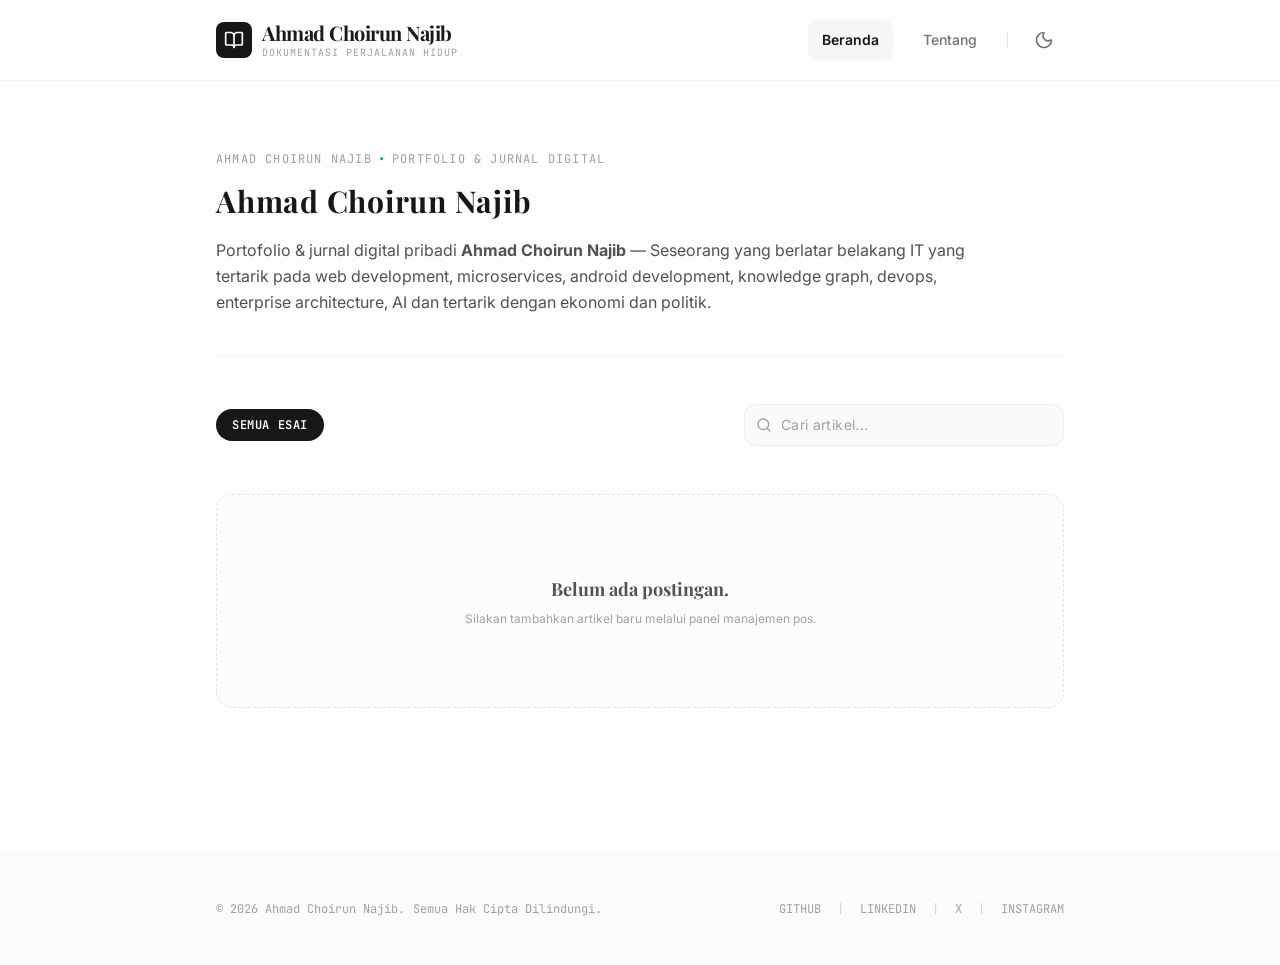
<file: index.html>
<!doctype html>
<html lang="id">
  <head>
    <meta charset="UTF-8" />
    <meta name="viewport" content="width=device-width, initial-scale=1.0" />
    <title>Ahmad Choirun Najib | Portfolio & Jurnal Digital</title>
    <link rel="icon" type="image/svg+xml" href="./assets/favicon-BN3eC6vV.png" />
    <!-- Prevent flash of light in dark mode -->
    <script>
      (function() {
        try {
          const savedTheme = localStorage.getItem('theme');
          const systemPrefersDark = window.matchMedia('(prefers-color-scheme: dark)').matches;
          if (savedTheme === 'dark' || (!savedTheme && systemPrefersDark)) {
            document.documentElement.classList.add('dark');
          } else {
            document.documentElement.classList.remove('dark');
          }
        } catch (e) {}
      })();
    </script>
    <script type="module" crossorigin src="./assets/main-Bp4FrNjk.js"></script>
    <link rel="stylesheet" crossorigin href="./assets/main-CAfl1RkV.css">
  </head>
  <body>
    <div id="root"></div>
  </body>
</html>
</file>
<file: assets/main-CAfl1RkV.css>
@import"https://fonts.googleapis.com/css2?family=Inter:wght@300;400;500;600;700&family=Playfair+Display:ital,wght@0,400;0,500;0,600;0,700;1,400&family=JetBrains+Mono:wght@400;500&display=swap";/*! tailwindcss v4.3.0 | MIT License | https://tailwindcss.com */@layer properties{@supports (((-webkit-hyphens:none)) and (not (margin-trim:inline))) or ((-moz-orient:inline) and (not (color:rgb(from red r g b)))){*,:before,:after,::backdrop{--tw-scale-x:1;--tw-scale-y:1;--tw-scale-z:1;--tw-rotate-x:initial;--tw-rotate-y:initial;--tw-rotate-z:initial;--tw-skew-x:initial;--tw-skew-y:initial;--tw-space-y-reverse:0;--tw-divide-y-reverse:0;--tw-border-style:solid;--tw-gradient-position:initial;--tw-gradient-from:#0000;--tw-gradient-via:#0000;--tw-gradient-to:#0000;--tw-gradient-stops:initial;--tw-gradient-via-stops:initial;--tw-gradient-from-position:0%;--tw-gradient-via-position:50%;--tw-gradient-to-position:100%;--tw-leading:initial;--tw-font-weight:initial;--tw-tracking:initial;--tw-shadow:0 0 #0000;--tw-shadow-color:initial;--tw-shadow-alpha:100%;--tw-inset-shadow:0 0 #0000;--tw-inset-shadow-color:initial;--tw-inset-shadow-alpha:100%;--tw-ring-color:initial;--tw-ring-shadow:0 0 #0000;--tw-inset-ring-color:initial;--tw-inset-ring-shadow:0 0 #0000;--tw-ring-inset:initial;--tw-ring-offset-width:0px;--tw-ring-offset-color:#fff;--tw-ring-offset-shadow:0 0 #0000;--tw-blur:initial;--tw-brightness:initial;--tw-contrast:initial;--tw-grayscale:initial;--tw-hue-rotate:initial;--tw-invert:initial;--tw-opacity:initial;--tw-saturate:initial;--tw-sepia:initial;--tw-drop-shadow:initial;--tw-drop-shadow-color:initial;--tw-drop-shadow-alpha:100%;--tw-drop-shadow-size:initial;--tw-backdrop-blur:initial;--tw-backdrop-brightness:initial;--tw-backdrop-contrast:initial;--tw-backdrop-grayscale:initial;--tw-backdrop-hue-rotate:initial;--tw-backdrop-invert:initial;--tw-backdrop-opacity:initial;--tw-backdrop-saturate:initial;--tw-backdrop-sepia:initial;--tw-duration:initial;--tw-translate-x:0;--tw-translate-y:0;--tw-translate-z:0}}}@layer theme{:root,:host{--font-sans:"Inter", ui-sans-serif, system-ui, sans-serif;--font-serif:"Playfair Display", ui-serif, Georgia, serif;--font-mono:"JetBrains Mono", ui-monospace, SFMono-Regular, monospace;--color-red-50:oklch(97.1% .013 17.38);--color-red-100:oklch(93.6% .032 17.717);--color-red-200:oklch(88.5% .062 18.334);--color-red-300:oklch(80.8% .114 19.571);--color-red-400:oklch(70.4% .191 22.216);--color-red-500:oklch(63.7% .237 25.331);--color-red-600:oklch(57.7% .245 27.325);--color-red-700:oklch(50.5% .213 27.518);--color-red-900:oklch(39.6% .141 25.723);--color-red-950:oklch(25.8% .092 26.042);--color-amber-50:oklch(98.7% .022 95.277);--color-amber-200:oklch(92.4% .12 95.746);--color-amber-400:oklch(82.8% .189 84.429);--color-amber-500:oklch(76.9% .188 70.08);--color-amber-600:oklch(66.6% .179 58.318);--color-amber-700:oklch(55.5% .163 48.998);--color-amber-900:oklch(41.4% .112 45.904);--color-amber-950:oklch(27.9% .077 45.635);--color-emerald-50:oklch(97.9% .021 166.113);--color-emerald-100:oklch(95% .052 163.051);--color-emerald-200:oklch(90.5% .093 164.15);--color-emerald-300:oklch(84.5% .143 164.978);--color-emerald-400:oklch(76.5% .177 163.223);--color-emerald-500:oklch(69.6% .17 162.48);--color-emerald-600:oklch(59.6% .145 163.225);--color-emerald-700:oklch(50.8% .118 165.612);--color-emerald-800:oklch(43.2% .095 166.913);--color-emerald-900:oklch(37.8% .077 168.94);--color-emerald-950:oklch(26.2% .051 172.552);--color-sky-400:oklch(74.6% .16 232.661);--color-blue-50:oklch(97% .014 254.604);--color-blue-400:oklch(70.7% .165 254.624);--color-blue-600:oklch(54.6% .245 262.881);--color-blue-950:oklch(28.2% .091 267.935);--color-indigo-50:oklch(96.2% .018 272.314);--color-indigo-400:oklch(67.3% .182 276.935);--color-indigo-500:oklch(58.5% .233 277.117);--color-indigo-600:oklch(51.1% .262 276.966);--color-indigo-950:oklch(25.7% .09 281.288);--color-neutral-50:oklch(98.5% 0 0);--color-neutral-100:oklch(97% 0 0);--color-neutral-200:oklch(92.2% 0 0);--color-neutral-300:oklch(87% 0 0);--color-neutral-400:oklch(70.8% 0 0);--color-neutral-500:oklch(55.6% 0 0);--color-neutral-600:oklch(43.9% 0 0);--color-neutral-700:oklch(37.1% 0 0);--color-neutral-800:oklch(26.9% 0 0);--color-neutral-900:oklch(20.5% 0 0);--color-neutral-950:oklch(14.5% 0 0);--color-black:#000;--color-white:#fff;--spacing:.25rem;--container-xs:20rem;--container-sm:24rem;--container-md:28rem;--container-3xl:48rem;--container-4xl:56rem;--text-xs:.75rem;--text-xs--line-height:calc(1 / .75);--text-sm:.875rem;--text-sm--line-height:calc(1.25 / .875);--text-base:1rem;--text-base--line-height: 1.5 ;--text-lg:1.125rem;--text-lg--line-height:calc(1.75 / 1.125);--text-xl:1.25rem;--text-xl--line-height:calc(1.75 / 1.25);--text-2xl:1.5rem;--text-2xl--line-height:calc(2 / 1.5);--text-3xl:1.875rem;--text-3xl--line-height: 1.2 ;--text-4xl:2.25rem;--text-4xl--line-height:calc(2.5 / 2.25);--text-5xl:3rem;--text-5xl--line-height:1;--font-weight-medium:500;--font-weight-semibold:600;--font-weight-bold:700;--font-weight-black:900;--tracking-tight:-.025em;--tracking-wide:.025em;--tracking-wider:.05em;--tracking-widest:.1em;--leading-tight:1.25;--leading-snug:1.375;--leading-relaxed:1.625;--leading-loose:2;--radius-md:.375rem;--radius-lg:.5rem;--radius-xl:.75rem;--radius-2xl:1rem;--animate-spin:spin 1s linear infinite;--animate-bounce:bounce 1s infinite;--blur-xs:4px;--blur-md:12px;--default-transition-duration:.15s;--default-transition-timing-function:cubic-bezier(.4, 0, .2, 1);--default-font-family:var(--font-sans);--default-mono-font-family:var(--font-mono)}}@layer base{*,:after,:before,::backdrop{box-sizing:border-box;border:0 solid;margin:0;padding:0}::file-selector-button{box-sizing:border-box;border:0 solid;margin:0;padding:0}html,:host{-webkit-text-size-adjust:100%;-moz-tab-size:4;tab-size:4;line-height:1.5;font-family:var(--default-font-family,ui-sans-serif, system-ui, sans-serif, "Apple Color Emoji", "Segoe UI Emoji", "Segoe UI Symbol", "Noto Color Emoji");font-feature-settings:var(--default-font-feature-settings,normal);font-variation-settings:var(--default-font-variation-settings,normal);-webkit-tap-highlight-color:transparent}hr{height:0;color:inherit;border-top-width:1px}abbr:where([title]){-webkit-text-decoration:underline dotted;text-decoration:underline dotted}h1,h2,h3,h4,h5,h6{font-size:inherit;font-weight:inherit}a{color:inherit;-webkit-text-decoration:inherit;text-decoration:inherit}b,strong{font-weight:bolder}code,kbd,samp,pre{font-family:var(--default-mono-font-family,ui-monospace, SFMono-Regular, Menlo, Monaco, Consolas, "Liberation Mono", "Courier New", monospace);font-feature-settings:var(--default-mono-font-feature-settings,normal);font-variation-settings:var(--default-mono-font-variation-settings,normal);font-size:1em}small{font-size:80%}sub,sup{vertical-align:baseline;font-size:75%;line-height:0;position:relative}sub{bottom:-.25em}sup{top:-.5em}table{text-indent:0;border-color:inherit;border-collapse:collapse}:-moz-focusring{outline:auto}progress{vertical-align:baseline}summary{display:list-item}ol,ul,menu{list-style:none}img,svg,video,canvas,audio,iframe,embed,object{vertical-align:middle;display:block}img,video{max-width:100%;height:auto}button,input,select,optgroup,textarea{font:inherit;font-feature-settings:inherit;font-variation-settings:inherit;letter-spacing:inherit;color:inherit;opacity:1;background-color:#0000;border-radius:0}::file-selector-button{font:inherit;font-feature-settings:inherit;font-variation-settings:inherit;letter-spacing:inherit;color:inherit;opacity:1;background-color:#0000;border-radius:0}:where(select:is([multiple],[size])) optgroup{font-weight:bolder}:where(select:is([multiple],[size])) optgroup option{padding-inline-start:20px}::file-selector-button{margin-inline-end:4px}::placeholder{opacity:1}@supports (not ((-webkit-appearance:-apple-pay-button))) or (contain-intrinsic-size:1px){::placeholder{color:currentColor}@supports (color:color-mix(in lab,red,red)){::placeholder{color:color-mix(in oklab,currentcolor 50%,transparent)}}}textarea{resize:vertical}::-webkit-search-decoration{-webkit-appearance:none}::-webkit-date-and-time-value{min-height:1lh;text-align:inherit}::-webkit-datetime-edit{display:inline-flex}::-webkit-datetime-edit-fields-wrapper{padding:0}::-webkit-datetime-edit{padding-block:0}::-webkit-datetime-edit-year-field{padding-block:0}::-webkit-datetime-edit-month-field{padding-block:0}::-webkit-datetime-edit-day-field{padding-block:0}::-webkit-datetime-edit-hour-field{padding-block:0}::-webkit-datetime-edit-minute-field{padding-block:0}::-webkit-datetime-edit-second-field{padding-block:0}::-webkit-datetime-edit-millisecond-field{padding-block:0}::-webkit-datetime-edit-meridiem-field{padding-block:0}::-webkit-calendar-picker-indicator{line-height:1}:-moz-ui-invalid{box-shadow:none}button,input:where([type=button],[type=reset],[type=submit]){-webkit-appearance:button;-moz-appearance:button;appearance:button}::file-selector-button{-webkit-appearance:button;-moz-appearance:button;appearance:button}::-webkit-inner-spin-button{height:auto}::-webkit-outer-spin-button{height:auto}[hidden]:where(:not([hidden=until-found])){display:none!important}}@layer components;@layer utilities{.pointer-events-none{pointer-events:none}.visible{visibility:visible}.absolute{position:absolute}.fixed{position:fixed}.relative{position:relative}.sticky{position:sticky}.-inset-1\.5{inset:calc(var(--spacing) * -1.5)}.inset-0{inset:calc(var(--spacing) * 0)}.inset-y-0{inset-block:calc(var(--spacing) * 0)}.top-0{top:calc(var(--spacing) * 0)}.top-1\.5{top:calc(var(--spacing) * 1.5)}.right-0{right:calc(var(--spacing) * 0)}.-left-\[27px\]{left:-27px}.left-0{left:calc(var(--spacing) * 0)}.-z-10{z-index:-10}.z-10{z-index:10}.z-20{z-index:20}.z-30{z-index:30}.z-40{z-index:40}.z-50{z-index:50}.container{width:100%}@media(min-width:40rem){.container{max-width:40rem}}@media(min-width:48rem){.container{max-width:48rem}}@media(min-width:64rem){.container{max-width:64rem}}@media(min-width:80rem){.container{max-width:80rem}}@media(min-width:96rem){.container{max-width:96rem}}.m-0{margin:calc(var(--spacing) * 0)}.mx-auto{margin-inline:auto}.my-3{margin-block:calc(var(--spacing) * 3)}.my-6{margin-block:calc(var(--spacing) * 6)}.mt-0\.5{margin-top:calc(var(--spacing) * .5)}.mt-1{margin-top:calc(var(--spacing) * 1)}.mt-2{margin-top:calc(var(--spacing) * 2)}.mt-3\.5{margin-top:calc(var(--spacing) * 3.5)}.mt-4{margin-top:calc(var(--spacing) * 4)}.mt-10{margin-top:calc(var(--spacing) * 10)}.mt-12{margin-top:calc(var(--spacing) * 12)}.mt-16{margin-top:calc(var(--spacing) * 16)}.mt-20{margin-top:calc(var(--spacing) * 20)}.mb-1{margin-bottom:calc(var(--spacing) * 1)}.mb-2{margin-bottom:calc(var(--spacing) * 2)}.mb-2\.5{margin-bottom:calc(var(--spacing) * 2.5)}.mb-4{margin-bottom:calc(var(--spacing) * 4)}.mb-5{margin-bottom:calc(var(--spacing) * 5)}.mb-6{margin-bottom:calc(var(--spacing) * 6)}.mb-8{margin-bottom:calc(var(--spacing) * 8)}.ml-2\.5{margin-left:calc(var(--spacing) * 2.5)}.line-clamp-1{-webkit-line-clamp:1;-webkit-box-orient:vertical;display:-webkit-box;overflow:hidden}.line-clamp-2{-webkit-line-clamp:2;-webkit-box-orient:vertical;display:-webkit-box;overflow:hidden}.line-clamp-3{-webkit-line-clamp:3;-webkit-box-orient:vertical;display:-webkit-box;overflow:hidden}.block{display:block}.contents{display:contents}.flex{display:flex}.grid{display:grid}.hidden{display:none}.inline-block{display:inline-block}.inline-flex{display:inline-flex}.aspect-\[16\/9\]{aspect-ratio:16/9}.aspect-\[16\/10\]{aspect-ratio:16/10}.h-1{height:calc(var(--spacing) * 1)}.h-2{height:calc(var(--spacing) * 2)}.h-2\.5{height:calc(var(--spacing) * 2.5)}.h-3{height:calc(var(--spacing) * 3)}.h-3\.5{height:calc(var(--spacing) * 3.5)}.h-4{height:calc(var(--spacing) * 4)}.h-4\.5{height:calc(var(--spacing) * 4.5)}.h-5{height:calc(var(--spacing) * 5)}.h-6{height:calc(var(--spacing) * 6)}.h-7{height:calc(var(--spacing) * 7)}.h-8{height:calc(var(--spacing) * 8)}.h-9{height:calc(var(--spacing) * 9)}.h-10{height:calc(var(--spacing) * 10)}.h-11{height:calc(var(--spacing) * 11)}.h-12{height:calc(var(--spacing) * 12)}.h-16{height:calc(var(--spacing) * 16)}.h-20{height:calc(var(--spacing) * 20)}.h-24{height:calc(var(--spacing) * 24)}.h-44{height:calc(var(--spacing) * 44)}.h-\[3px\]{height:3px}.h-full{height:100%}.max-h-\[420px\]{max-height:420px}.min-h-\[318px\]{min-height:318px}.min-h-screen{min-height:100vh}.w-0{width:calc(var(--spacing) * 0)}.w-1{width:calc(var(--spacing) * 1)}.w-2{width:calc(var(--spacing) * 2)}.w-2\.5{width:calc(var(--spacing) * 2.5)}.w-3{width:calc(var(--spacing) * 3)}.w-3\.5{width:calc(var(--spacing) * 3.5)}.w-4{width:calc(var(--spacing) * 4)}.w-4\.5{width:calc(var(--spacing) * 4.5)}.w-5{width:calc(var(--spacing) * 5)}.w-6{width:calc(var(--spacing) * 6)}.w-7{width:calc(var(--spacing) * 7)}.w-8{width:calc(var(--spacing) * 8)}.w-9{width:calc(var(--spacing) * 9)}.w-10{width:calc(var(--spacing) * 10)}.w-16{width:calc(var(--spacing) * 16)}.w-24{width:calc(var(--spacing) * 24)}.w-44{width:calc(var(--spacing) * 44)}.w-48{width:calc(var(--spacing) * 48)}.w-full{width:100%}.w-px{width:1px}.max-w-3xl{max-width:var(--container-3xl)}.max-w-4xl{max-width:var(--container-4xl)}.max-w-\[200px\]{max-width:200px}.max-w-md{max-width:var(--container-md)}.max-w-none{max-width:none}.max-w-sm{max-width:var(--container-sm)}.max-w-xs{max-width:var(--container-xs)}.min-w-0{min-width:calc(var(--spacing) * 0)}.flex-1{flex:1}.shrink-0{flex-shrink:0}.scale-100{--tw-scale-x:100%;--tw-scale-y:100%;--tw-scale-z:100%;scale:var(--tw-scale-x) var(--tw-scale-y)}.scale-102{--tw-scale-x:102%;--tw-scale-y:102%;--tw-scale-z:102%;scale:var(--tw-scale-x) var(--tw-scale-y)}.-rotate-90{rotate:-90deg}.rotate-180{rotate:180deg}.transform{transform:var(--tw-rotate-x,) var(--tw-rotate-y,) var(--tw-rotate-z,) var(--tw-skew-x,) var(--tw-skew-y,)}.animate-bounce{animation:var(--animate-bounce)}.animate-spin{animation:var(--animate-spin)}.cursor-pointer{cursor:pointer}.resize-none{resize:none}.list-disc{list-style-type:disc}.grid-cols-1{grid-template-columns:repeat(1,minmax(0,1fr))}.grid-cols-5{grid-template-columns:repeat(5,minmax(0,1fr))}.flex-col{flex-direction:column}.flex-wrap{flex-wrap:wrap}.items-center{align-items:center}.items-start{align-items:flex-start}.items-stretch{align-items:stretch}.justify-between{justify-content:space-between}.justify-center{justify-content:center}.justify-end{justify-content:flex-end}.gap-1{gap:calc(var(--spacing) * 1)}.gap-1\.5{gap:calc(var(--spacing) * 1.5)}.gap-2{gap:calc(var(--spacing) * 2)}.gap-2\.5{gap:calc(var(--spacing) * 2.5)}.gap-3{gap:calc(var(--spacing) * 3)}.gap-3\.5{gap:calc(var(--spacing) * 3.5)}.gap-4{gap:calc(var(--spacing) * 4)}.gap-5{gap:calc(var(--spacing) * 5)}.gap-6{gap:calc(var(--spacing) * 6)}.gap-8{gap:calc(var(--spacing) * 8)}:where(.space-y-0\.5>:not(:last-child)){--tw-space-y-reverse:0;margin-block-start:calc(calc(var(--spacing) * .5) * var(--tw-space-y-reverse));margin-block-end:calc(calc(var(--spacing) * .5) * calc(1 - var(--tw-space-y-reverse)))}:where(.space-y-1>:not(:last-child)){--tw-space-y-reverse:0;margin-block-start:calc(calc(var(--spacing) * 1) * var(--tw-space-y-reverse));margin-block-end:calc(calc(var(--spacing) * 1) * calc(1 - var(--tw-space-y-reverse)))}:where(.space-y-1\.5>:not(:last-child)){--tw-space-y-reverse:0;margin-block-start:calc(calc(var(--spacing) * 1.5) * var(--tw-space-y-reverse));margin-block-end:calc(calc(var(--spacing) * 1.5) * calc(1 - var(--tw-space-y-reverse)))}:where(.space-y-2>:not(:last-child)){--tw-space-y-reverse:0;margin-block-start:calc(calc(var(--spacing) * 2) * var(--tw-space-y-reverse));margin-block-end:calc(calc(var(--spacing) * 2) * calc(1 - var(--tw-space-y-reverse)))}:where(.space-y-2\.5>:not(:last-child)){--tw-space-y-reverse:0;margin-block-start:calc(calc(var(--spacing) * 2.5) * var(--tw-space-y-reverse));margin-block-end:calc(calc(var(--spacing) * 2.5) * calc(1 - var(--tw-space-y-reverse)))}:where(.space-y-3>:not(:last-child)){--tw-space-y-reverse:0;margin-block-start:calc(calc(var(--spacing) * 3) * var(--tw-space-y-reverse));margin-block-end:calc(calc(var(--spacing) * 3) * calc(1 - var(--tw-space-y-reverse)))}:where(.space-y-3\.5>:not(:last-child)){--tw-space-y-reverse:0;margin-block-start:calc(calc(var(--spacing) * 3.5) * var(--tw-space-y-reverse));margin-block-end:calc(calc(var(--spacing) * 3.5) * calc(1 - var(--tw-space-y-reverse)))}:where(.space-y-4>:not(:last-child)){--tw-space-y-reverse:0;margin-block-start:calc(calc(var(--spacing) * 4) * var(--tw-space-y-reverse));margin-block-end:calc(calc(var(--spacing) * 4) * calc(1 - var(--tw-space-y-reverse)))}:where(.space-y-5>:not(:last-child)){--tw-space-y-reverse:0;margin-block-start:calc(calc(var(--spacing) * 5) * var(--tw-space-y-reverse));margin-block-end:calc(calc(var(--spacing) * 5) * calc(1 - var(--tw-space-y-reverse)))}:where(.space-y-6>:not(:last-child)){--tw-space-y-reverse:0;margin-block-start:calc(calc(var(--spacing) * 6) * var(--tw-space-y-reverse));margin-block-end:calc(calc(var(--spacing) * 6) * calc(1 - var(--tw-space-y-reverse)))}:where(.space-y-8>:not(:last-child)){--tw-space-y-reverse:0;margin-block-start:calc(calc(var(--spacing) * 8) * var(--tw-space-y-reverse));margin-block-end:calc(calc(var(--spacing) * 8) * calc(1 - var(--tw-space-y-reverse)))}:where(.space-y-10>:not(:last-child)){--tw-space-y-reverse:0;margin-block-start:calc(calc(var(--spacing) * 10) * var(--tw-space-y-reverse));margin-block-end:calc(calc(var(--spacing) * 10) * calc(1 - var(--tw-space-y-reverse)))}:where(.space-y-12>:not(:last-child)){--tw-space-y-reverse:0;margin-block-start:calc(calc(var(--spacing) * 12) * var(--tw-space-y-reverse));margin-block-end:calc(calc(var(--spacing) * 12) * calc(1 - var(--tw-space-y-reverse)))}:where(.space-y-16>:not(:last-child)){--tw-space-y-reverse:0;margin-block-start:calc(calc(var(--spacing) * 16) * var(--tw-space-y-reverse));margin-block-end:calc(calc(var(--spacing) * 16) * calc(1 - var(--tw-space-y-reverse)))}:where(.divide-y>:not(:last-child)){--tw-divide-y-reverse:0;border-bottom-style:var(--tw-border-style);border-top-style:var(--tw-border-style);border-top-width:calc(1px * var(--tw-divide-y-reverse));border-bottom-width:calc(1px * calc(1 - var(--tw-divide-y-reverse)))}:where(.divide-neutral-100>:not(:last-child)){border-color:var(--color-neutral-100)}.self-end{align-self:flex-end}.self-start{align-self:flex-start}.truncate{text-overflow:ellipsis;white-space:nowrap;overflow:hidden}.overflow-hidden{overflow:hidden}.overflow-y-auto{overflow-y:auto}.rounded{border-radius:.25rem}.rounded-2xl{border-radius:var(--radius-2xl)}.rounded-full{border-radius:3.40282e38px}.rounded-lg{border-radius:var(--radius-lg)}.rounded-md{border-radius:var(--radius-md)}.rounded-xl{border-radius:var(--radius-xl)}.border{border-style:var(--tw-border-style);border-width:1px}.border-2{border-style:var(--tw-border-style);border-width:2px}.border-4{border-style:var(--tw-border-style);border-width:4px}.border-t{border-top-style:var(--tw-border-style);border-top-width:1px}.border-r{border-right-style:var(--tw-border-style);border-right-width:1px}.border-b{border-bottom-style:var(--tw-border-style);border-bottom-width:1px}.border-l{border-left-style:var(--tw-border-style);border-left-width:1px}.border-l-2{border-left-style:var(--tw-border-style);border-left-width:2px}.border-l-4{border-left-style:var(--tw-border-style);border-left-width:4px}.border-dashed{--tw-border-style:dashed;border-style:dashed}.border-\[\#fdfdfc\]{border-color:#fdfdfc}.border-amber-200\/50{border-color:#fee68580}@supports (color:color-mix(in lab,red,red)){.border-amber-200\/50{border-color:color-mix(in oklab,var(--color-amber-200) 50%,transparent)}}.border-emerald-100\/30{border-color:#d0fae54d}@supports (color:color-mix(in lab,red,red)){.border-emerald-100\/30{border-color:color-mix(in oklab,var(--color-emerald-100) 30%,transparent)}}.border-emerald-200{border-color:var(--color-emerald-200)}.border-emerald-500{border-color:var(--color-emerald-500)}.border-emerald-600{border-color:var(--color-emerald-600)}.border-neutral-100{border-color:var(--color-neutral-100)}.border-neutral-100\/50{border-color:#f5f5f580}@supports (color:color-mix(in lab,red,red)){.border-neutral-100\/50{border-color:color-mix(in oklab,var(--color-neutral-100) 50%,transparent)}}.border-neutral-100\/60{border-color:#f5f5f599}@supports (color:color-mix(in lab,red,red)){.border-neutral-100\/60{border-color:color-mix(in oklab,var(--color-neutral-100) 60%,transparent)}}.border-neutral-100\/70{border-color:#f5f5f5b3}@supports (color:color-mix(in lab,red,red)){.border-neutral-100\/70{border-color:color-mix(in oklab,var(--color-neutral-100) 70%,transparent)}}.border-neutral-200{border-color:var(--color-neutral-200)}.border-neutral-200\/40{border-color:#e5e5e566}@supports (color:color-mix(in lab,red,red)){.border-neutral-200\/40{border-color:color-mix(in oklab,var(--color-neutral-200) 40%,transparent)}}.border-neutral-200\/50{border-color:#e5e5e580}@supports (color:color-mix(in lab,red,red)){.border-neutral-200\/50{border-color:color-mix(in oklab,var(--color-neutral-200) 50%,transparent)}}.border-neutral-200\/55{border-color:#e5e5e58c}@supports (color:color-mix(in lab,red,red)){.border-neutral-200\/55{border-color:color-mix(in oklab,var(--color-neutral-200) 55%,transparent)}}.border-neutral-200\/80{border-color:#e5e5e5cc}@supports (color:color-mix(in lab,red,red)){.border-neutral-200\/80{border-color:color-mix(in oklab,var(--color-neutral-200) 80%,transparent)}}.border-red-100{border-color:var(--color-red-100)}.border-red-200{border-color:var(--color-red-200)}.border-transparent{border-color:#0000}.border-t-transparent{border-top-color:#0000}.border-l-emerald-500{border-left-color:var(--color-emerald-500)}.bg-\[\#f5f5f5\]{background-color:#f5f5f5}.bg-\[\#fbfbfa\]{background-color:#fbfbfa}.bg-\[\#fbfbfa\]\/40{background-color:#fbfbfa66}.bg-\[\#fbfbfa\]\/50{background-color:#fbfbfa80}.bg-\[\#fdfdfc\]{background-color:#fdfdfc}.bg-\[\#fdfdfc\]\/80{background-color:#fdfdfccc}.bg-amber-50{background-color:var(--color-amber-50)}.bg-blue-50{background-color:var(--color-blue-50)}.bg-emerald-50{background-color:var(--color-emerald-50)}.bg-emerald-50\/10{background-color:#ecfdf51a}@supports (color:color-mix(in lab,red,red)){.bg-emerald-50\/10{background-color:color-mix(in oklab,var(--color-emerald-50) 10%,transparent)}}.bg-emerald-50\/40{background-color:#ecfdf566}@supports (color:color-mix(in lab,red,red)){.bg-emerald-50\/40{background-color:color-mix(in oklab,var(--color-emerald-50) 40%,transparent)}}.bg-emerald-100\/50{background-color:#d0fae580}@supports (color:color-mix(in lab,red,red)){.bg-emerald-100\/50{background-color:color-mix(in oklab,var(--color-emerald-100) 50%,transparent)}}.bg-emerald-500{background-color:var(--color-emerald-500)}.bg-emerald-600{background-color:var(--color-emerald-600)}.bg-indigo-50{background-color:var(--color-indigo-50)}.bg-neutral-50{background-color:var(--color-neutral-50)}.bg-neutral-50\/20{background-color:#fafafa33}@supports (color:color-mix(in lab,red,red)){.bg-neutral-50\/20{background-color:color-mix(in oklab,var(--color-neutral-50) 20%,transparent)}}.bg-neutral-50\/30{background-color:#fafafa4d}@supports (color:color-mix(in lab,red,red)){.bg-neutral-50\/30{background-color:color-mix(in oklab,var(--color-neutral-50) 30%,transparent)}}.bg-neutral-50\/50{background-color:#fafafa80}@supports (color:color-mix(in lab,red,red)){.bg-neutral-50\/50{background-color:color-mix(in oklab,var(--color-neutral-50) 50%,transparent)}}.bg-neutral-50\/70{background-color:#fafafab3}@supports (color:color-mix(in lab,red,red)){.bg-neutral-50\/70{background-color:color-mix(in oklab,var(--color-neutral-50) 70%,transparent)}}.bg-neutral-100{background-color:var(--color-neutral-100)}.bg-neutral-100\/55{background-color:#f5f5f58c}@supports (color:color-mix(in lab,red,red)){.bg-neutral-100\/55{background-color:color-mix(in oklab,var(--color-neutral-100) 55%,transparent)}}.bg-neutral-100\/60{background-color:#f5f5f599}@supports (color:color-mix(in lab,red,red)){.bg-neutral-100\/60{background-color:color-mix(in oklab,var(--color-neutral-100) 60%,transparent)}}.bg-neutral-100\/70{background-color:#f5f5f5b3}@supports (color:color-mix(in lab,red,red)){.bg-neutral-100\/70{background-color:color-mix(in oklab,var(--color-neutral-100) 70%,transparent)}}.bg-neutral-100\/85{background-color:#f5f5f5d9}@supports (color:color-mix(in lab,red,red)){.bg-neutral-100\/85{background-color:color-mix(in oklab,var(--color-neutral-100) 85%,transparent)}}.bg-neutral-200{background-color:var(--color-neutral-200)}.bg-neutral-300{background-color:var(--color-neutral-300)}.bg-neutral-900{background-color:var(--color-neutral-900)}.bg-neutral-900\/5{background-color:#1717170d}@supports (color:color-mix(in lab,red,red)){.bg-neutral-900\/5{background-color:color-mix(in oklab,var(--color-neutral-900) 5%,transparent)}}.bg-neutral-950\/40{background-color:#0a0a0a66}@supports (color:color-mix(in lab,red,red)){.bg-neutral-950\/40{background-color:color-mix(in oklab,var(--color-neutral-950) 40%,transparent)}}.bg-red-50{background-color:var(--color-red-50)}.bg-red-50\/50{background-color:#fef2f280}@supports (color:color-mix(in lab,red,red)){.bg-red-50\/50{background-color:color-mix(in oklab,var(--color-red-50) 50%,transparent)}}.bg-transparent{background-color:#0000}.bg-white{background-color:var(--color-white)}.bg-gradient-to-tr{--tw-gradient-position:to top right in oklab;background-image:linear-gradient(var(--tw-gradient-stops))}.from-emerald-600{--tw-gradient-from:var(--color-emerald-600);--tw-gradient-stops:var(--tw-gradient-via-stops,var(--tw-gradient-position), var(--tw-gradient-from) var(--tw-gradient-from-position), var(--tw-gradient-to) var(--tw-gradient-to-position))}.to-indigo-500{--tw-gradient-to:var(--color-indigo-500);--tw-gradient-stops:var(--tw-gradient-via-stops,var(--tw-gradient-position), var(--tw-gradient-from) var(--tw-gradient-from-position), var(--tw-gradient-to) var(--tw-gradient-to-position))}.object-cover{object-fit:cover}.object-center{object-position:center}.p-0\.5{padding:calc(var(--spacing) * .5)}.p-1{padding:calc(var(--spacing) * 1)}.p-2{padding:calc(var(--spacing) * 2)}.p-2\.5{padding:calc(var(--spacing) * 2.5)}.p-3{padding:calc(var(--spacing) * 3)}.p-3\.5{padding:calc(var(--spacing) * 3.5)}.p-4{padding:calc(var(--spacing) * 4)}.p-5{padding:calc(var(--spacing) * 5)}.p-6{padding:calc(var(--spacing) * 6)}.p-8{padding:calc(var(--spacing) * 8)}.p-12{padding:calc(var(--spacing) * 12)}.px-1\.5{padding-inline:calc(var(--spacing) * 1.5)}.px-2{padding-inline:calc(var(--spacing) * 2)}.px-2\.5{padding-inline:calc(var(--spacing) * 2.5)}.px-3{padding-inline:calc(var(--spacing) * 3)}.px-3\.5{padding-inline:calc(var(--spacing) * 3.5)}.px-4{padding-inline:calc(var(--spacing) * 4)}.px-5{padding-inline:calc(var(--spacing) * 5)}.px-6{padding-inline:calc(var(--spacing) * 6)}.py-0\.5{padding-block:calc(var(--spacing) * .5)}.py-1{padding-block:calc(var(--spacing) * 1)}.py-1\.5{padding-block:calc(var(--spacing) * 1.5)}.py-2{padding-block:calc(var(--spacing) * 2)}.py-2\.5{padding-block:calc(var(--spacing) * 2.5)}.py-3{padding-block:calc(var(--spacing) * 3)}.py-4{padding-block:calc(var(--spacing) * 4)}.py-12{padding-block:calc(var(--spacing) * 12)}.py-16{padding-block:calc(var(--spacing) * 16)}.py-20{padding-block:calc(var(--spacing) * 20)}.py-24{padding-block:calc(var(--spacing) * 24)}.pt-1{padding-top:calc(var(--spacing) * 1)}.pt-2{padding-top:calc(var(--spacing) * 2)}.pt-4{padding-top:calc(var(--spacing) * 4)}.pt-6{padding-top:calc(var(--spacing) * 6)}.pt-8{padding-top:calc(var(--spacing) * 8)}.pt-10{padding-top:calc(var(--spacing) * 10)}.pr-0{padding-right:calc(var(--spacing) * 0)}.pr-3{padding-right:calc(var(--spacing) * 3)}.pr-4{padding-right:calc(var(--spacing) * 4)}.pr-8{padding-right:calc(var(--spacing) * 8)}.pb-1\.5{padding-bottom:calc(var(--spacing) * 1.5)}.pb-2{padding-bottom:calc(var(--spacing) * 2)}.pb-3{padding-bottom:calc(var(--spacing) * 3)}.pb-4{padding-bottom:calc(var(--spacing) * 4)}.pb-8{padding-bottom:calc(var(--spacing) * 8)}.pb-10{padding-bottom:calc(var(--spacing) * 10)}.pb-12{padding-bottom:calc(var(--spacing) * 12)}.pl-0{padding-left:calc(var(--spacing) * 0)}.pl-3{padding-left:calc(var(--spacing) * 3)}.pl-5{padding-left:calc(var(--spacing) * 5)}.pl-6{padding-left:calc(var(--spacing) * 6)}.pl-9{padding-left:calc(var(--spacing) * 9)}.text-center{text-align:center}.text-left{text-align:left}.text-right{text-align:right}.font-mono{font-family:var(--font-mono)}.font-sans{font-family:var(--font-sans)}.font-serif{font-family:var(--font-serif)}.text-2xl{font-size:var(--text-2xl);line-height:var(--tw-leading,var(--text-2xl--line-height))}.text-3xl{font-size:var(--text-3xl);line-height:var(--tw-leading,var(--text-3xl--line-height))}.text-base{font-size:var(--text-base);line-height:var(--tw-leading,var(--text-base--line-height))}.text-lg{font-size:var(--text-lg);line-height:var(--tw-leading,var(--text-lg--line-height))}.text-sm{font-size:var(--text-sm);line-height:var(--tw-leading,var(--text-sm--line-height))}.text-xl{font-size:var(--text-xl);line-height:var(--tw-leading,var(--text-xl--line-height))}.text-xs{font-size:var(--text-xs);line-height:var(--tw-leading,var(--text-xs--line-height))}.text-\[7px\]{font-size:7px}.text-\[8px\]{font-size:8px}.text-\[9px\]{font-size:9px}.text-\[10px\]{font-size:10px}.text-\[11px\]{font-size:11px}.leading-7{--tw-leading:calc(var(--spacing) * 7);line-height:calc(var(--spacing) * 7)}.leading-none{--tw-leading:1;line-height:1}.leading-relaxed{--tw-leading:var(--leading-relaxed);line-height:var(--leading-relaxed)}.leading-snug{--tw-leading:var(--leading-snug);line-height:var(--leading-snug)}.leading-tight{--tw-leading:var(--leading-tight);line-height:var(--leading-tight)}.font-black{--tw-font-weight:var(--font-weight-black);font-weight:var(--font-weight-black)}.font-bold{--tw-font-weight:var(--font-weight-bold);font-weight:var(--font-weight-bold)}.font-medium{--tw-font-weight:var(--font-weight-medium);font-weight:var(--font-weight-medium)}.font-semibold{--tw-font-weight:var(--font-weight-semibold);font-weight:var(--font-weight-semibold)}.tracking-tight{--tw-tracking:var(--tracking-tight);letter-spacing:var(--tracking-tight)}.tracking-wide{--tw-tracking:var(--tracking-wide);letter-spacing:var(--tracking-wide)}.tracking-wider{--tw-tracking:var(--tracking-wider);letter-spacing:var(--tracking-wider)}.tracking-widest{--tw-tracking:var(--tracking-widest);letter-spacing:var(--tracking-widest)}.text-\[\#1a1a1a\]{color:#1a1a1a}.text-\[\#064e3b\]{color:#064e3b}.text-\[\#059669\]{color:#059669}.text-\[\#f3f4f6\]{color:#f3f4f6}.text-amber-500{color:var(--color-amber-500)}.text-amber-600{color:var(--color-amber-600)}.text-amber-700{color:var(--color-amber-700)}.text-blue-600{color:var(--color-blue-600)}.text-emerald-500{color:var(--color-emerald-500)}.text-emerald-600{color:var(--color-emerald-600)}.text-emerald-700{color:var(--color-emerald-700)}.text-indigo-600{color:var(--color-indigo-600)}.text-neutral-100{color:var(--color-neutral-100)}.text-neutral-200{color:var(--color-neutral-200)}.text-neutral-300{color:var(--color-neutral-300)}.text-neutral-400{color:var(--color-neutral-400)}.text-neutral-500{color:var(--color-neutral-500)}.text-neutral-600{color:var(--color-neutral-600)}.text-neutral-700{color:var(--color-neutral-700)}.text-neutral-800{color:var(--color-neutral-800)}.text-neutral-900{color:var(--color-neutral-900)}.text-neutral-950{color:var(--color-neutral-950)}.text-red-500{color:var(--color-red-500)}.text-red-600{color:var(--color-red-600)}.text-red-700{color:var(--color-red-700)}.text-white{color:var(--color-white)}.uppercase{text-transform:uppercase}.italic{font-style:italic}.placeholder-neutral-400::placeholder{color:var(--color-neutral-400)}.opacity-40{opacity:.4}.opacity-65{opacity:.65}.shadow{--tw-shadow:0 1px 3px 0 var(--tw-shadow-color,#0000001a), 0 1px 2px -1px var(--tw-shadow-color,#0000001a);box-shadow:var(--tw-inset-shadow),var(--tw-inset-ring-shadow),var(--tw-ring-offset-shadow),var(--tw-ring-shadow),var(--tw-shadow)}.shadow-lg{--tw-shadow:0 10px 15px -3px var(--tw-shadow-color,#0000001a), 0 4px 6px -4px var(--tw-shadow-color,#0000001a);box-shadow:var(--tw-inset-shadow),var(--tw-inset-ring-shadow),var(--tw-ring-offset-shadow),var(--tw-ring-shadow),var(--tw-shadow)}.shadow-md{--tw-shadow:0 4px 6px -1px var(--tw-shadow-color,#0000001a), 0 2px 4px -2px var(--tw-shadow-color,#0000001a);box-shadow:var(--tw-inset-shadow),var(--tw-inset-ring-shadow),var(--tw-ring-offset-shadow),var(--tw-ring-shadow),var(--tw-shadow)}.shadow-sm{--tw-shadow:0 1px 3px 0 var(--tw-shadow-color,#0000001a), 0 1px 2px -1px var(--tw-shadow-color,#0000001a);box-shadow:var(--tw-inset-shadow),var(--tw-inset-ring-shadow),var(--tw-ring-offset-shadow),var(--tw-ring-shadow),var(--tw-shadow)}.shadow-xl{--tw-shadow:0 20px 25px -5px var(--tw-shadow-color,#0000001a), 0 8px 10px -6px var(--tw-shadow-color,#0000001a);box-shadow:var(--tw-inset-shadow),var(--tw-inset-ring-shadow),var(--tw-ring-offset-shadow),var(--tw-ring-shadow),var(--tw-shadow)}.shadow-xs{--tw-shadow:0 1px 2px 0 var(--tw-shadow-color,#0000000d);box-shadow:var(--tw-inset-shadow),var(--tw-inset-ring-shadow),var(--tw-ring-offset-shadow),var(--tw-ring-shadow),var(--tw-shadow)}.shadow-emerald-600\/10{--tw-shadow-color:#0097671a}@supports (color:color-mix(in lab,red,red)){.shadow-emerald-600\/10{--tw-shadow-color:color-mix(in oklab, color-mix(in oklab, var(--color-emerald-600) 10%, transparent) var(--tw-shadow-alpha), transparent)}}.blur{--tw-blur:blur(8px);filter:var(--tw-blur,) var(--tw-brightness,) var(--tw-contrast,) var(--tw-grayscale,) var(--tw-hue-rotate,) var(--tw-invert,) var(--tw-saturate,) var(--tw-sepia,) var(--tw-drop-shadow,)}.blur-md{--tw-blur:blur(var(--blur-md));filter:var(--tw-blur,) var(--tw-brightness,) var(--tw-contrast,) var(--tw-grayscale,) var(--tw-hue-rotate,) var(--tw-invert,) var(--tw-saturate,) var(--tw-sepia,) var(--tw-drop-shadow,)}.grayscale{--tw-grayscale:grayscale(100%);filter:var(--tw-blur,) var(--tw-brightness,) var(--tw-contrast,) var(--tw-grayscale,) var(--tw-hue-rotate,) var(--tw-invert,) var(--tw-saturate,) var(--tw-sepia,) var(--tw-drop-shadow,)}.filter{filter:var(--tw-blur,) var(--tw-brightness,) var(--tw-contrast,) var(--tw-grayscale,) var(--tw-hue-rotate,) var(--tw-invert,) var(--tw-saturate,) var(--tw-sepia,) var(--tw-drop-shadow,)}.backdrop-blur-md{--tw-backdrop-blur:blur(var(--blur-md));-webkit-backdrop-filter:var(--tw-backdrop-blur,) var(--tw-backdrop-brightness,) var(--tw-backdrop-contrast,) var(--tw-backdrop-grayscale,) var(--tw-backdrop-hue-rotate,) var(--tw-backdrop-invert,) var(--tw-backdrop-opacity,) var(--tw-backdrop-saturate,) var(--tw-backdrop-sepia,);backdrop-filter:var(--tw-backdrop-blur,) var(--tw-backdrop-brightness,) var(--tw-backdrop-contrast,) var(--tw-backdrop-grayscale,) var(--tw-backdrop-hue-rotate,) var(--tw-backdrop-invert,) var(--tw-backdrop-opacity,) var(--tw-backdrop-saturate,) var(--tw-backdrop-sepia,)}.backdrop-blur-xs{--tw-backdrop-blur:blur(var(--blur-xs));-webkit-backdrop-filter:var(--tw-backdrop-blur,) var(--tw-backdrop-brightness,) var(--tw-backdrop-contrast,) var(--tw-backdrop-grayscale,) var(--tw-backdrop-hue-rotate,) var(--tw-backdrop-invert,) var(--tw-backdrop-opacity,) var(--tw-backdrop-saturate,) var(--tw-backdrop-sepia,);backdrop-filter:var(--tw-backdrop-blur,) var(--tw-backdrop-brightness,) var(--tw-backdrop-contrast,) var(--tw-backdrop-grayscale,) var(--tw-backdrop-hue-rotate,) var(--tw-backdrop-invert,) var(--tw-backdrop-opacity,) var(--tw-backdrop-saturate,) var(--tw-backdrop-sepia,)}.transition{transition-property:color,background-color,border-color,outline-color,text-decoration-color,fill,stroke,--tw-gradient-from,--tw-gradient-via,--tw-gradient-to,opacity,box-shadow,transform,translate,scale,rotate,filter,-webkit-backdrop-filter,backdrop-filter,display,content-visibility,overlay,pointer-events;transition-timing-function:var(--tw-ease,var(--default-transition-timing-function));transition-duration:var(--tw-duration,var(--default-transition-duration))}.transition-all{transition-property:all;transition-timing-function:var(--tw-ease,var(--default-transition-timing-function));transition-duration:var(--tw-duration,var(--default-transition-duration))}.transition-colors{transition-property:color,background-color,border-color,outline-color,text-decoration-color,fill,stroke,--tw-gradient-from,--tw-gradient-via,--tw-gradient-to;transition-timing-function:var(--tw-ease,var(--default-transition-timing-function));transition-duration:var(--tw-duration,var(--default-transition-duration))}.transition-opacity{transition-property:opacity;transition-timing-function:var(--tw-ease,var(--default-transition-timing-function));transition-duration:var(--tw-duration,var(--default-transition-duration))}.transition-transform{transition-property:transform,translate,scale,rotate;transition-timing-function:var(--tw-ease,var(--default-transition-timing-function));transition-duration:var(--tw-duration,var(--default-transition-duration))}.duration-75{--tw-duration:75ms;transition-duration:75ms}.duration-200{--tw-duration:.2s;transition-duration:.2s}.duration-300{--tw-duration:.3s;transition-duration:.3s}.duration-500{--tw-duration:.5s;transition-duration:.5s}.duration-1000{--tw-duration:1s;transition-duration:1s}.select-none{-webkit-user-select:none;user-select:none}@media(hover:hover){.group-hover\:-translate-x-1:is(:where(.group):hover *){--tw-translate-x:calc(var(--spacing) * -1);translate:var(--tw-translate-x) var(--tw-translate-y)}.group-hover\:scale-103:is(:where(.group):hover *){--tw-scale-x:103%;--tw-scale-y:103%;--tw-scale-z:103%;scale:var(--tw-scale-x) var(--tw-scale-y)}.group-hover\:rotate-6:is(:where(.group):hover *){rotate:6deg}.group-hover\:bg-transparent:is(:where(.group):hover *){background-color:#0000}.group-hover\:opacity-75:is(:where(.group):hover *){opacity:.75}.group-hover\/link\:translate-x-1\.5:is(:where(.group\/link):hover *){--tw-translate-x:calc(var(--spacing) * 1.5);translate:var(--tw-translate-x) var(--tw-translate-y)}}.selection\:bg-emerald-100 ::selection{background-color:var(--color-emerald-100)}.selection\:bg-emerald-100::selection{background-color:var(--color-emerald-100)}.placeholder\:text-neutral-400::placeholder{color:var(--color-neutral-400)}.last\:border-0:last-child{border-style:var(--tw-border-style);border-width:0}.last\:pb-0:last-child{padding-bottom:calc(var(--spacing) * 0)}@media(hover:hover){.hover\:scale-105:hover{--tw-scale-x:105%;--tw-scale-y:105%;--tw-scale-z:105%;scale:var(--tw-scale-x) var(--tw-scale-y)}.hover\:cursor-pointer:hover{cursor:pointer}.hover\:bg-emerald-700:hover{background-color:var(--color-emerald-700)}.hover\:bg-neutral-50:hover{background-color:var(--color-neutral-50)}.hover\:bg-neutral-50\/55:hover{background-color:#fafafa8c}@supports (color:color-mix(in lab,red,red)){.hover\:bg-neutral-50\/55:hover{background-color:color-mix(in oklab,var(--color-neutral-50) 55%,transparent)}}.hover\:bg-neutral-100:hover{background-color:var(--color-neutral-100)}.hover\:bg-neutral-100\/30:hover{background-color:#f5f5f54d}@supports (color:color-mix(in lab,red,red)){.hover\:bg-neutral-100\/30:hover{background-color:color-mix(in oklab,var(--color-neutral-100) 30%,transparent)}}.hover\:bg-neutral-100\/50:hover{background-color:#f5f5f580}@supports (color:color-mix(in lab,red,red)){.hover\:bg-neutral-100\/50:hover{background-color:color-mix(in oklab,var(--color-neutral-100) 50%,transparent)}}.hover\:bg-neutral-200:hover{background-color:var(--color-neutral-200)}.hover\:bg-neutral-800:hover{background-color:var(--color-neutral-800)}.hover\:bg-red-50:hover{background-color:var(--color-red-50)}.hover\:bg-red-700:hover{background-color:var(--color-red-700)}.hover\:text-emerald-500:hover{color:var(--color-emerald-500)}.hover\:text-emerald-600:hover{color:var(--color-emerald-600)}.hover\:text-neutral-600:hover{color:var(--color-neutral-600)}.hover\:text-neutral-700:hover{color:var(--color-neutral-700)}.hover\:text-neutral-800:hover{color:var(--color-neutral-800)}.hover\:text-neutral-900:hover{color:var(--color-neutral-900)}.hover\:text-neutral-950:hover{color:var(--color-neutral-950)}.hover\:text-red-700:hover{color:var(--color-red-700)}.hover\:underline:hover{text-decoration-line:underline}.hover\:opacity-85:hover{opacity:.85}.hover\:opacity-90:hover{opacity:.9}.hover\:grayscale-0:hover{--tw-grayscale:grayscale(0%);filter:var(--tw-blur,) var(--tw-brightness,) var(--tw-contrast,) var(--tw-grayscale,) var(--tw-hue-rotate,) var(--tw-invert,) var(--tw-saturate,) var(--tw-sepia,) var(--tw-drop-shadow,)}}.focus\:border-emerald-400:focus{border-color:var(--color-emerald-400)}.focus\:border-emerald-500:focus{border-color:var(--color-emerald-500)}.focus\:ring-1:focus{--tw-ring-shadow:var(--tw-ring-inset,) 0 0 0 calc(1px + var(--tw-ring-offset-width)) var(--tw-ring-color,currentcolor);box-shadow:var(--tw-inset-shadow),var(--tw-inset-ring-shadow),var(--tw-ring-offset-shadow),var(--tw-ring-shadow),var(--tw-shadow)}.focus\:ring-emerald-500:focus{--tw-ring-color:var(--color-emerald-500)}.focus\:grayscale-0:focus{--tw-grayscale:grayscale(0%);filter:var(--tw-blur,) var(--tw-brightness,) var(--tw-contrast,) var(--tw-grayscale,) var(--tw-hue-rotate,) var(--tw-invert,) var(--tw-saturate,) var(--tw-sepia,) var(--tw-drop-shadow,)}.focus\:outline-none:focus{--tw-outline-style:none;outline-style:none}.active\:scale-95:active{--tw-scale-x:95%;--tw-scale-y:95%;--tw-scale-z:95%;scale:var(--tw-scale-x) var(--tw-scale-y)}.disabled\:cursor-not-allowed:disabled{cursor:not-allowed}.disabled\:opacity-40:disabled{opacity:.4}.disabled\:opacity-50:disabled{opacity:.5}@media(hover:hover){.disabled\:hover\:bg-transparent:disabled:hover{background-color:#0000}}@media(min-width:40rem){.sm\:col-span-2{grid-column:span 2/span 2}.sm\:inline{display:inline}.sm\:w-auto{width:auto}.sm\:grid-cols-2{grid-template-columns:repeat(2,minmax(0,1fr))}.sm\:flex-row{flex-direction:row}.sm\:items-center{align-items:center}.sm\:justify-between{justify-content:space-between}.sm\:self-center{align-self:center}.sm\:p-5{padding:calc(var(--spacing) * 5)}}@media(min-width:48rem){.md\:col-span-1{grid-column:span 1/span 1}.md\:col-span-2{grid-column:span 2/span 2}.md\:col-span-4{grid-column:span 4/span 4}.md\:col-span-5{grid-column:span 5/span 5}.md\:col-span-7{grid-column:span 7/span 7}.md\:col-span-8{grid-column:span 8/span 8}.md\:block{display:block}.md\:grid{display:grid}.md\:max-w-xs{max-width:var(--container-xs)}.md\:grid-cols-3{grid-template-columns:repeat(3,minmax(0,1fr))}.md\:grid-cols-12{grid-template-columns:repeat(12,minmax(0,1fr))}.md\:flex-row{flex-direction:row}.md\:items-center{align-items:center}.md\:justify-start{justify-content:flex-start}.md\:gap-4{gap:calc(var(--spacing) * 4)}.md\:gap-8{gap:calc(var(--spacing) * 8)}.md\:p-2\.5{padding:calc(var(--spacing) * 2.5)}.md\:p-8{padding:calc(var(--spacing) * 8)}.md\:px-0{padding-inline:calc(var(--spacing) * 0)}.md\:py-16{padding-block:calc(var(--spacing) * 16)}.md\:pr-4{padding-right:calc(var(--spacing) * 4)}.md\:pl-2{padding-left:calc(var(--spacing) * 2)}.md\:text-left{text-align:left}.md\:text-2xl{font-size:var(--text-2xl);line-height:var(--tw-leading,var(--text-2xl--line-height))}.md\:text-3xl{font-size:var(--text-3xl);line-height:var(--tw-leading,var(--text-3xl--line-height))}.md\:text-4xl{font-size:var(--text-4xl);line-height:var(--tw-leading,var(--text-4xl--line-height))}.md\:text-5xl{font-size:var(--text-5xl);line-height:var(--tw-leading,var(--text-5xl--line-height))}.md\:text-base{font-size:var(--text-base);line-height:var(--tw-leading,var(--text-base--line-height))}.md\:text-sm{font-size:var(--text-sm);line-height:var(--tw-leading,var(--text-sm--line-height))}.md\:text-xl{font-size:var(--text-xl);line-height:var(--tw-leading,var(--text-xl--line-height))}.md\:leading-loose{--tw-leading:var(--leading-loose);line-height:var(--leading-loose)}}@media(min-width:64rem){.lg\:col-span-5{grid-column:span 5/span 5}.lg\:col-span-7{grid-column:span 7/span 7}.lg\:block{display:block}.lg\:hidden{display:none}.lg\:inline{display:inline}.lg\:grid-cols-12{grid-template-columns:repeat(12,minmax(0,1fr))}.lg\:text-xl{font-size:var(--text-xl);line-height:var(--tw-leading,var(--text-xl--line-height))}}:where(.dark\:divide-neutral-900:where(.dark,.dark *)>:not(:last-child)){border-color:var(--color-neutral-900)}.dark\:border-\[\#0a0a0d\]:where(.dark,.dark *){border-color:#0a0a0d}.dark\:border-amber-900\/40:where(.dark,.dark *){border-color:#7b330666}@supports (color:color-mix(in lab,red,red)){.dark\:border-amber-900\/40:where(.dark,.dark *){border-color:color-mix(in oklab,var(--color-amber-900) 40%,transparent)}}.dark\:border-emerald-800\/40:where(.dark,.dark *){border-color:#005f4666}@supports (color:color-mix(in lab,red,red)){.dark\:border-emerald-800\/40:where(.dark,.dark *){border-color:color-mix(in oklab,var(--color-emerald-800) 40%,transparent)}}.dark\:border-emerald-900\/40:where(.dark,.dark *){border-color:#004e3b66}@supports (color:color-mix(in lab,red,red)){.dark\:border-emerald-900\/40:where(.dark,.dark *){border-color:color-mix(in oklab,var(--color-emerald-900) 40%,transparent)}}.dark\:border-neutral-800:where(.dark,.dark *){border-color:var(--color-neutral-800)}.dark\:border-neutral-800\/40:where(.dark,.dark *){border-color:#26262666}@supports (color:color-mix(in lab,red,red)){.dark\:border-neutral-800\/40:where(.dark,.dark *){border-color:color-mix(in oklab,var(--color-neutral-800) 40%,transparent)}}.dark\:border-neutral-800\/60:where(.dark,.dark *){border-color:#26262699}@supports (color:color-mix(in lab,red,red)){.dark\:border-neutral-800\/60:where(.dark,.dark *){border-color:color-mix(in oklab,var(--color-neutral-800) 60%,transparent)}}.dark\:border-neutral-800\/80:where(.dark,.dark *){border-color:#262626cc}@supports (color:color-mix(in lab,red,red)){.dark\:border-neutral-800\/80:where(.dark,.dark *){border-color:color-mix(in oklab,var(--color-neutral-800) 80%,transparent)}}.dark\:border-neutral-900:where(.dark,.dark *){border-color:var(--color-neutral-900)}.dark\:border-neutral-900\/30:where(.dark,.dark *){border-color:#1717174d}@supports (color:color-mix(in lab,red,red)){.dark\:border-neutral-900\/30:where(.dark,.dark *){border-color:color-mix(in oklab,var(--color-neutral-900) 30%,transparent)}}.dark\:border-neutral-900\/40:where(.dark,.dark *){border-color:#17171766}@supports (color:color-mix(in lab,red,red)){.dark\:border-neutral-900\/40:where(.dark,.dark *){border-color:color-mix(in oklab,var(--color-neutral-900) 40%,transparent)}}.dark\:border-neutral-900\/50:where(.dark,.dark *){border-color:#17171780}@supports (color:color-mix(in lab,red,red)){.dark\:border-neutral-900\/50:where(.dark,.dark *){border-color:color-mix(in oklab,var(--color-neutral-900) 50%,transparent)}}.dark\:border-neutral-900\/60:where(.dark,.dark *){border-color:#17171799}@supports (color:color-mix(in lab,red,red)){.dark\:border-neutral-900\/60:where(.dark,.dark *){border-color:color-mix(in oklab,var(--color-neutral-900) 60%,transparent)}}.dark\:border-neutral-900\/70:where(.dark,.dark *){border-color:#171717b3}@supports (color:color-mix(in lab,red,red)){.dark\:border-neutral-900\/70:where(.dark,.dark *){border-color:color-mix(in oklab,var(--color-neutral-900) 70%,transparent)}}.dark\:border-neutral-900\/80:where(.dark,.dark *){border-color:#171717cc}@supports (color:color-mix(in lab,red,red)){.dark\:border-neutral-900\/80:where(.dark,.dark *){border-color:color-mix(in oklab,var(--color-neutral-900) 80%,transparent)}}.dark\:border-red-900\/40:where(.dark,.dark *){border-color:#82181a66}@supports (color:color-mix(in lab,red,red)){.dark\:border-red-900\/40:where(.dark,.dark *){border-color:color-mix(in oklab,var(--color-red-900) 40%,transparent)}}.dark\:border-red-900\/60:where(.dark,.dark *){border-color:#82181a99}@supports (color:color-mix(in lab,red,red)){.dark\:border-red-900\/60:where(.dark,.dark *){border-color:color-mix(in oklab,var(--color-red-900) 60%,transparent)}}.dark\:border-red-950\/20:where(.dark,.dark *){border-color:#46080933}@supports (color:color-mix(in lab,red,red)){.dark\:border-red-950\/20:where(.dark,.dark *){border-color:color-mix(in oklab,var(--color-red-950) 20%,transparent)}}.dark\:border-red-950\/25:where(.dark,.dark *){border-color:#46080940}@supports (color:color-mix(in lab,red,red)){.dark\:border-red-950\/25:where(.dark,.dark *){border-color:color-mix(in oklab,var(--color-red-950) 25%,transparent)}}.dark\:bg-\[\#0a0a0d\]:where(.dark,.dark *){background-color:#0a0a0d}.dark\:bg-\[\#0a0a0d\]\/80:where(.dark,.dark *){background-color:#0a0a0dcc}.dark\:bg-\[\#08080a\]:where(.dark,.dark *){background-color:#08080a}.dark\:bg-\[\#08080a\]\/40:where(.dark,.dark *){background-color:#08080a66}.dark\:bg-\[\#09090b\]\/40:where(.dark,.dark *){background-color:#09090b66}.dark\:bg-\[\#070709\]:where(.dark,.dark *){background-color:#070709}.dark\:bg-\[\#070709\]\/50:where(.dark,.dark *){background-color:#07070980}.dark\:bg-amber-950\/20:where(.dark,.dark *){background-color:#46190133}@supports (color:color-mix(in lab,red,red)){.dark\:bg-amber-950\/20:where(.dark,.dark *){background-color:color-mix(in oklab,var(--color-amber-950) 20%,transparent)}}.dark\:bg-black\/30:where(.dark,.dark *){background-color:#0000004d}@supports (color:color-mix(in lab,red,red)){.dark\:bg-black\/30:where(.dark,.dark *){background-color:color-mix(in oklab,var(--color-black) 30%,transparent)}}.dark\:bg-black\/40:where(.dark,.dark *){background-color:#0006}@supports (color:color-mix(in lab,red,red)){.dark\:bg-black\/40:where(.dark,.dark *){background-color:color-mix(in oklab,var(--color-black) 40%,transparent)}}.dark\:bg-blue-950\/40:where(.dark,.dark *){background-color:#16245666}@supports (color:color-mix(in lab,red,red)){.dark\:bg-blue-950\/40:where(.dark,.dark *){background-color:color-mix(in oklab,var(--color-blue-950) 40%,transparent)}}.dark\:bg-emerald-400:where(.dark,.dark *){background-color:var(--color-emerald-400)}.dark\:bg-emerald-950\/5:where(.dark,.dark *){background-color:#002c220d}@supports (color:color-mix(in lab,red,red)){.dark\:bg-emerald-950\/5:where(.dark,.dark *){background-color:color-mix(in oklab,var(--color-emerald-950) 5%,transparent)}}.dark\:bg-emerald-950\/20:where(.dark,.dark *){background-color:#002c2233}@supports (color:color-mix(in lab,red,red)){.dark\:bg-emerald-950\/20:where(.dark,.dark *){background-color:color-mix(in oklab,var(--color-emerald-950) 20%,transparent)}}.dark\:bg-emerald-950\/25:where(.dark,.dark *){background-color:#002c2240}@supports (color:color-mix(in lab,red,red)){.dark\:bg-emerald-950\/25:where(.dark,.dark *){background-color:color-mix(in oklab,var(--color-emerald-950) 25%,transparent)}}.dark\:bg-emerald-950\/40:where(.dark,.dark *){background-color:#002c2266}@supports (color:color-mix(in lab,red,red)){.dark\:bg-emerald-950\/40:where(.dark,.dark *){background-color:color-mix(in oklab,var(--color-emerald-950) 40%,transparent)}}.dark\:bg-indigo-950\/40:where(.dark,.dark *){background-color:#1e1a4d66}@supports (color:color-mix(in lab,red,red)){.dark\:bg-indigo-950\/40:where(.dark,.dark *){background-color:color-mix(in oklab,var(--color-indigo-950) 40%,transparent)}}.dark\:bg-neutral-100:where(.dark,.dark *){background-color:var(--color-neutral-100)}.dark\:bg-neutral-700:where(.dark,.dark *){background-color:var(--color-neutral-700)}.dark\:bg-neutral-800:where(.dark,.dark *){background-color:var(--color-neutral-800)}.dark\:bg-neutral-900:where(.dark,.dark *){background-color:var(--color-neutral-900)}.dark\:bg-neutral-900\/10:where(.dark,.dark *){background-color:#1717171a}@supports (color:color-mix(in lab,red,red)){.dark\:bg-neutral-900\/10:where(.dark,.dark *){background-color:color-mix(in oklab,var(--color-neutral-900) 10%,transparent)}}.dark\:bg-neutral-900\/20:where(.dark,.dark *){background-color:#17171733}@supports (color:color-mix(in lab,red,red)){.dark\:bg-neutral-900\/20:where(.dark,.dark *){background-color:color-mix(in oklab,var(--color-neutral-900) 20%,transparent)}}.dark\:bg-neutral-900\/30:where(.dark,.dark *){background-color:#1717174d}@supports (color:color-mix(in lab,red,red)){.dark\:bg-neutral-900\/30:where(.dark,.dark *){background-color:color-mix(in oklab,var(--color-neutral-900) 30%,transparent)}}.dark\:bg-neutral-900\/40:where(.dark,.dark *){background-color:#17171766}@supports (color:color-mix(in lab,red,red)){.dark\:bg-neutral-900\/40:where(.dark,.dark *){background-color:color-mix(in oklab,var(--color-neutral-900) 40%,transparent)}}.dark\:bg-neutral-900\/50:where(.dark,.dark *){background-color:#17171780}@supports (color:color-mix(in lab,red,red)){.dark\:bg-neutral-900\/50:where(.dark,.dark *){background-color:color-mix(in oklab,var(--color-neutral-900) 50%,transparent)}}.dark\:bg-neutral-900\/60:where(.dark,.dark *){background-color:#17171799}@supports (color:color-mix(in lab,red,red)){.dark\:bg-neutral-900\/60:where(.dark,.dark *){background-color:color-mix(in oklab,var(--color-neutral-900) 60%,transparent)}}.dark\:bg-neutral-900\/80:where(.dark,.dark *){background-color:#171717cc}@supports (color:color-mix(in lab,red,red)){.dark\:bg-neutral-900\/80:where(.dark,.dark *){background-color:color-mix(in oklab,var(--color-neutral-900) 80%,transparent)}}.dark\:bg-neutral-950:where(.dark,.dark *){background-color:var(--color-neutral-950)}.dark\:bg-neutral-950\/60:where(.dark,.dark *){background-color:#0a0a0a99}@supports (color:color-mix(in lab,red,red)){.dark\:bg-neutral-950\/60:where(.dark,.dark *){background-color:color-mix(in oklab,var(--color-neutral-950) 60%,transparent)}}.dark\:bg-red-950\/10:where(.dark,.dark *){background-color:#4608091a}@supports (color:color-mix(in lab,red,red)){.dark\:bg-red-950\/10:where(.dark,.dark *){background-color:color-mix(in oklab,var(--color-red-950) 10%,transparent)}}.dark\:bg-red-950\/25:where(.dark,.dark *){background-color:#46080940}@supports (color:color-mix(in lab,red,red)){.dark\:bg-red-950\/25:where(.dark,.dark *){background-color:color-mix(in oklab,var(--color-red-950) 25%,transparent)}}.dark\:bg-red-950\/35:where(.dark,.dark *){background-color:#46080959}@supports (color:color-mix(in lab,red,red)){.dark\:bg-red-950\/35:where(.dark,.dark *){background-color:color-mix(in oklab,var(--color-red-950) 35%,transparent)}}.dark\:bg-white:where(.dark,.dark *){background-color:var(--color-white)}.dark\:text-\[\#34d399\]:where(.dark,.dark *){color:#34d399}.dark\:text-\[\#a7f3d0\]:where(.dark,.dark *){color:#a7f3d0}.dark\:text-\[\#f3f4f6\]:where(.dark,.dark *){color:#f3f4f6}.dark\:text-amber-400:where(.dark,.dark *){color:var(--color-amber-400)}.dark\:text-blue-400:where(.dark,.dark *){color:var(--color-blue-400)}.dark\:text-emerald-300:where(.dark,.dark *){color:var(--color-emerald-300)}.dark\:text-emerald-400:where(.dark,.dark *){color:var(--color-emerald-400)}.dark\:text-indigo-400:where(.dark,.dark *){color:var(--color-indigo-400)}.dark\:text-neutral-100:where(.dark,.dark *){color:var(--color-neutral-100)}.dark\:text-neutral-200:where(.dark,.dark *){color:var(--color-neutral-200)}.dark\:text-neutral-300:where(.dark,.dark *){color:var(--color-neutral-300)}.dark\:text-neutral-400:where(.dark,.dark *){color:var(--color-neutral-400)}.dark\:text-neutral-500:where(.dark,.dark *){color:var(--color-neutral-500)}.dark\:text-neutral-600:where(.dark,.dark *){color:var(--color-neutral-600)}.dark\:text-neutral-700:where(.dark,.dark *){color:var(--color-neutral-700)}.dark\:text-neutral-800:where(.dark,.dark *){color:var(--color-neutral-800)}.dark\:text-neutral-900:where(.dark,.dark *){color:var(--color-neutral-900)}.dark\:text-neutral-900\/60:where(.dark,.dark *){color:#17171799}@supports (color:color-mix(in lab,red,red)){.dark\:text-neutral-900\/60:where(.dark,.dark *){color:color-mix(in oklab,var(--color-neutral-900) 60%,transparent)}}.dark\:text-neutral-950:where(.dark,.dark *){color:var(--color-neutral-950)}.dark\:text-red-400:where(.dark,.dark *){color:var(--color-red-400)}.dark\:text-sky-400:where(.dark,.dark *){color:var(--color-sky-400)}.dark\:text-white:where(.dark,.dark *){color:var(--color-white)}.dark\:placeholder-neutral-500:where(.dark,.dark *)::placeholder{color:var(--color-neutral-500)}.dark\:selection\:bg-emerald-900\/40:where(.dark,.dark *) ::selection{background-color:#004e3b66}@supports (color:color-mix(in lab,red,red)){.dark\:selection\:bg-emerald-900\/40:where(.dark,.dark *) ::selection{background-color:color-mix(in oklab,var(--color-emerald-900) 40%,transparent)}}.dark\:selection\:bg-emerald-900\/40:where(.dark,.dark *)::selection{background-color:#004e3b66}@supports (color:color-mix(in lab,red,red)){.dark\:selection\:bg-emerald-900\/40:where(.dark,.dark *)::selection{background-color:color-mix(in oklab,var(--color-emerald-900) 40%,transparent)}}.dark\:placeholder\:text-neutral-600:where(.dark,.dark *)::placeholder{color:var(--color-neutral-600)}@media(hover:hover){.dark\:hover\:bg-neutral-100:where(.dark,.dark *):hover{background-color:var(--color-neutral-100)}.dark\:hover\:bg-neutral-100\/90:where(.dark,.dark *):hover{background-color:#f5f5f5e6}@supports (color:color-mix(in lab,red,red)){.dark\:hover\:bg-neutral-100\/90:where(.dark,.dark *):hover{background-color:color-mix(in oklab,var(--color-neutral-100) 90%,transparent)}}.dark\:hover\:bg-neutral-700:where(.dark,.dark *):hover{background-color:var(--color-neutral-700)}.dark\:hover\:bg-neutral-800:where(.dark,.dark *):hover{background-color:var(--color-neutral-800)}.dark\:hover\:bg-neutral-800\/40:where(.dark,.dark *):hover{background-color:#26262666}@supports (color:color-mix(in lab,red,red)){.dark\:hover\:bg-neutral-800\/40:where(.dark,.dark *):hover{background-color:color-mix(in oklab,var(--color-neutral-800) 40%,transparent)}}.dark\:hover\:bg-neutral-900:where(.dark,.dark *):hover{background-color:var(--color-neutral-900)}.dark\:hover\:bg-neutral-900\/30:where(.dark,.dark *):hover{background-color:#1717174d}@supports (color:color-mix(in lab,red,red)){.dark\:hover\:bg-neutral-900\/30:where(.dark,.dark *):hover{background-color:color-mix(in oklab,var(--color-neutral-900) 30%,transparent)}}.dark\:hover\:bg-neutral-900\/40:where(.dark,.dark *):hover{background-color:#17171766}@supports (color:color-mix(in lab,red,red)){.dark\:hover\:bg-neutral-900\/40:where(.dark,.dark *):hover{background-color:color-mix(in oklab,var(--color-neutral-900) 40%,transparent)}}.dark\:hover\:bg-neutral-900\/60:where(.dark,.dark *):hover{background-color:#17171799}@supports (color:color-mix(in lab,red,red)){.dark\:hover\:bg-neutral-900\/60:where(.dark,.dark *):hover{background-color:color-mix(in oklab,var(--color-neutral-900) 60%,transparent)}}.dark\:hover\:bg-red-950\/30:where(.dark,.dark *):hover{background-color:#4608094d}@supports (color:color-mix(in lab,red,red)){.dark\:hover\:bg-red-950\/30:where(.dark,.dark *):hover{background-color:color-mix(in oklab,var(--color-red-950) 30%,transparent)}}.dark\:hover\:text-emerald-400:where(.dark,.dark *):hover{color:var(--color-emerald-400)}.dark\:hover\:text-neutral-200:where(.dark,.dark *):hover{color:var(--color-neutral-200)}.dark\:hover\:text-red-300:where(.dark,.dark *):hover{color:var(--color-red-300)}.dark\:hover\:text-white:where(.dark,.dark *):hover{color:var(--color-white)}}.dark\:focus\:border-emerald-400:where(.dark,.dark *):focus{border-color:var(--color-emerald-400)}.dark\:focus\:ring-emerald-400:where(.dark,.dark *):focus{--tw-ring-color:var(--color-emerald-400)}}.markdown-body h1,.markdown-body h2,.markdown-body h3{font-family:var(--font-serif);margin-top:2rem;margin-bottom:1rem;font-weight:600;line-height:1.4}.markdown-body h1{font-size:1.875rem}.markdown-body h2{border-bottom:1px solid var(--color-neutral-200);padding-bottom:.5rem;font-size:1.5rem}.markdown-body h3{font-size:1.25rem;font-weight:500}.markdown-body p{margin-bottom:1.5rem;font-size:1.125rem;line-height:1.8}.markdown-body ul,.markdown-body ol{margin-bottom:1.5rem;padding-left:1.5rem}.markdown-body ul{list-style-type:disc}.markdown-body ol{list-style-type:decimal}.markdown-body li{margin-bottom:.5rem;font-size:1.125rem;line-height:1.8}.markdown-body blockquote{border-left:4px solid var(--color-neutral-400);color:var(--color-neutral-600);margin:1.5rem 0;padding-left:1rem;font-style:italic}.dark .markdown-body h2{border-bottom:1px solid #ffffff1a}.dark .markdown-body blockquote{border-left-color:var(--color-neutral-700);color:var(--color-neutral-400)}@property --tw-scale-x{syntax:"*";inherits:false;initial-value:1}@property --tw-scale-y{syntax:"*";inherits:false;initial-value:1}@property --tw-scale-z{syntax:"*";inherits:false;initial-value:1}@property --tw-rotate-x{syntax:"*";inherits:false}@property --tw-rotate-y{syntax:"*";inherits:false}@property --tw-rotate-z{syntax:"*";inherits:false}@property --tw-skew-x{syntax:"*";inherits:false}@property --tw-skew-y{syntax:"*";inherits:false}@property --tw-space-y-reverse{syntax:"*";inherits:false;initial-value:0}@property --tw-divide-y-reverse{syntax:"*";inherits:false;initial-value:0}@property --tw-border-style{syntax:"*";inherits:false;initial-value:solid}@property --tw-gradient-position{syntax:"*";inherits:false}@property --tw-gradient-from{syntax:"<color>";inherits:false;initial-value:#0000}@property --tw-gradient-via{syntax:"<color>";inherits:false;initial-value:#0000}@property --tw-gradient-to{syntax:"<color>";inherits:false;initial-value:#0000}@property --tw-gradient-stops{syntax:"*";inherits:false}@property --tw-gradient-via-stops{syntax:"*";inherits:false}@property --tw-gradient-from-position{syntax:"<length-percentage>";inherits:false;initial-value:0%}@property --tw-gradient-via-position{syntax:"<length-percentage>";inherits:false;initial-value:50%}@property --tw-gradient-to-position{syntax:"<length-percentage>";inherits:false;initial-value:100%}@property --tw-leading{syntax:"*";inherits:false}@property --tw-font-weight{syntax:"*";inherits:false}@property --tw-tracking{syntax:"*";inherits:false}@property --tw-shadow{syntax:"*";inherits:false;initial-value:0 0 #0000}@property --tw-shadow-color{syntax:"*";inherits:false}@property --tw-shadow-alpha{syntax:"<percentage>";inherits:false;initial-value:100%}@property --tw-inset-shadow{syntax:"*";inherits:false;initial-value:0 0 #0000}@property --tw-inset-shadow-color{syntax:"*";inherits:false}@property --tw-inset-shadow-alpha{syntax:"<percentage>";inherits:false;initial-value:100%}@property --tw-ring-color{syntax:"*";inherits:false}@property --tw-ring-shadow{syntax:"*";inherits:false;initial-value:0 0 #0000}@property --tw-inset-ring-color{syntax:"*";inherits:false}@property --tw-inset-ring-shadow{syntax:"*";inherits:false;initial-value:0 0 #0000}@property --tw-ring-inset{syntax:"*";inherits:false}@property --tw-ring-offset-width{syntax:"<length>";inherits:false;initial-value:0}@property --tw-ring-offset-color{syntax:"*";inherits:false;initial-value:#fff}@property --tw-ring-offset-shadow{syntax:"*";inherits:false;initial-value:0 0 #0000}@property --tw-blur{syntax:"*";inherits:false}@property --tw-brightness{syntax:"*";inherits:false}@property --tw-contrast{syntax:"*";inherits:false}@property --tw-grayscale{syntax:"*";inherits:false}@property --tw-hue-rotate{syntax:"*";inherits:false}@property --tw-invert{syntax:"*";inherits:false}@property --tw-opacity{syntax:"*";inherits:false}@property --tw-saturate{syntax:"*";inherits:false}@property --tw-sepia{syntax:"*";inherits:false}@property --tw-drop-shadow{syntax:"*";inherits:false}@property --tw-drop-shadow-color{syntax:"*";inherits:false}@property --tw-drop-shadow-alpha{syntax:"<percentage>";inherits:false;initial-value:100%}@property --tw-drop-shadow-size{syntax:"*";inherits:false}@property --tw-backdrop-blur{syntax:"*";inherits:false}@property --tw-backdrop-brightness{syntax:"*";inherits:false}@property --tw-backdrop-contrast{syntax:"*";inherits:false}@property --tw-backdrop-grayscale{syntax:"*";inherits:false}@property --tw-backdrop-hue-rotate{syntax:"*";inherits:false}@property --tw-backdrop-invert{syntax:"*";inherits:false}@property --tw-backdrop-opacity{syntax:"*";inherits:false}@property --tw-backdrop-saturate{syntax:"*";inherits:false}@property --tw-backdrop-sepia{syntax:"*";inherits:false}@property --tw-duration{syntax:"*";inherits:false}@property --tw-translate-x{syntax:"*";inherits:false;initial-value:0}@property --tw-translate-y{syntax:"*";inherits:false;initial-value:0}@property --tw-translate-z{syntax:"*";inherits:false;initial-value:0}@keyframes spin{to{transform:rotate(360deg)}}@keyframes bounce{0%,to{animation-timing-function:cubic-bezier(.8,0,1,1);transform:translateY(-25%)}50%{animation-timing-function:cubic-bezier(0,0,.2,1);transform:none}}
</file>
